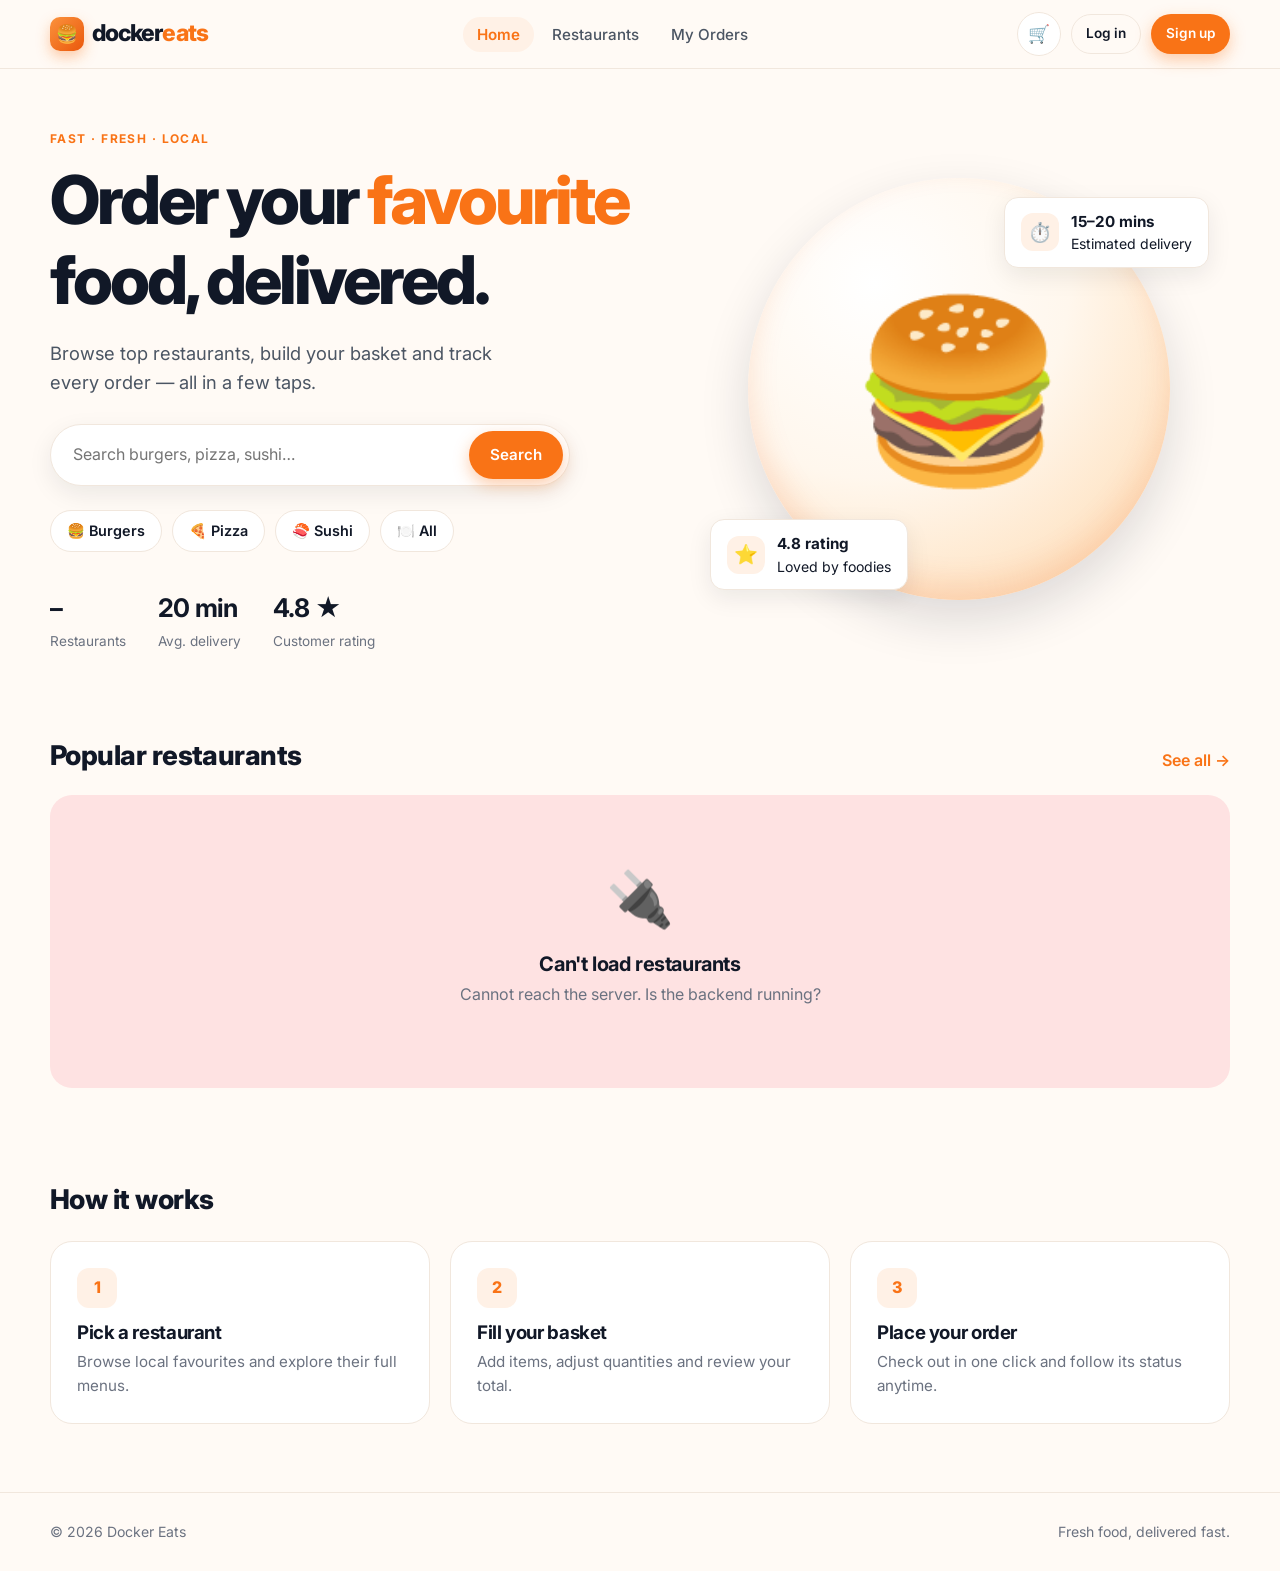
<file: frontend/index.html>
<!DOCTYPE html>
<html lang="en">
<head>
    <meta charset="UTF-8">
    <meta name="viewport" content="width=device-width, initial-scale=1.0">
    <meta name="theme-color" content="#f97316">
    <title>Order Your Favourite Food | Docker Eats</title>
    <link rel="preconnect" href="https://fonts.googleapis.com">
    <link rel="preconnect" href="https://fonts.gstatic.com" crossorigin>
    <link href="https://fonts.googleapis.com/css2?family=Inter:wght@400;500;600;700;800&display=swap" rel="stylesheet">
    <link rel="stylesheet" href="css/style.css">
</head>
<body>
<header id="site-nav"></header>
<main>
  <section class="hero container">
    <div class="hero-grid">
      <div>
        <span class="eyebrow">Fast · Fresh · Local</span>
        <h1>Order your <em>favourite</em> food, delivered.</h1>
        <p class="lead">Browse top restaurants, build your basket and track every order — all in a few taps.</p>
        <form class="search-box" id="hero-search">
          <input id="hero-q" type="search" placeholder="Search burgers, pizza, sushi…" aria-label="Search restaurants">
          <button class="btn btn-primary" type="submit">Search</button>
        </form>
        <div class="chips">
          <a class="chip" href="restaurants.html?q=burger">🍔 Burgers</a>
          <a class="chip" href="restaurants.html?q=pizza">🍕 Pizza</a>
          <a class="chip" href="restaurants.html?q=sushi">🍣 Sushi</a>
          <a class="chip" href="restaurants.html">🍽️ All</a>
        </div>
        <div class="hero-stats">
          <div><strong id="stat-restaurants">–</strong><span>Restaurants</span></div>
          <div><strong>20 min</strong><span>Avg. delivery</span></div>
          <div><strong>4.8 ★</strong><span>Customer rating</span></div>
        </div>
      </div>
      <div class="hero-visual" aria-hidden="true">
        <div class="plate">🍔</div>
        <div class="float-card a"><span class="ico">⏱️</span><div><b>15–20 mins</b>Estimated delivery</div></div>
        <div class="float-card b"><span class="ico">⭐</span><div><b>4.8 rating</b>Loved by foodies</div></div>
      </div>
    </div>
  </section>

  <section class="container section">
    <div class="section-head"><h2>Popular restaurants</h2><a class="link-arrow" href="restaurants.html">See all →</a></div>
    <div class="grid" id="featured-grid"></div>
  </section>

  <section class="container section">
    <div class="section-head"><h2>How it works</h2></div>
    <div class="steps">
      <div class="step"><div class="num">1</div><h3>Pick a restaurant</h3><p>Browse local favourites and explore their full menus.</p></div>
      <div class="step"><div class="num">2</div><h3>Fill your basket</h3><p>Add items, adjust quantities and review your total.</p></div>
      <div class="step"><div class="num">3</div><h3>Place your order</h3><p>Check out in one click and follow its status anytime.</p></div>
    </div>
  </section>
</main>
<footer id="site-footer"></footer>
<script src="js/api.js"></script>
<script src="js/common.js"></script>
<script src="js/home.js"></script>
</body>
</html>
</file>
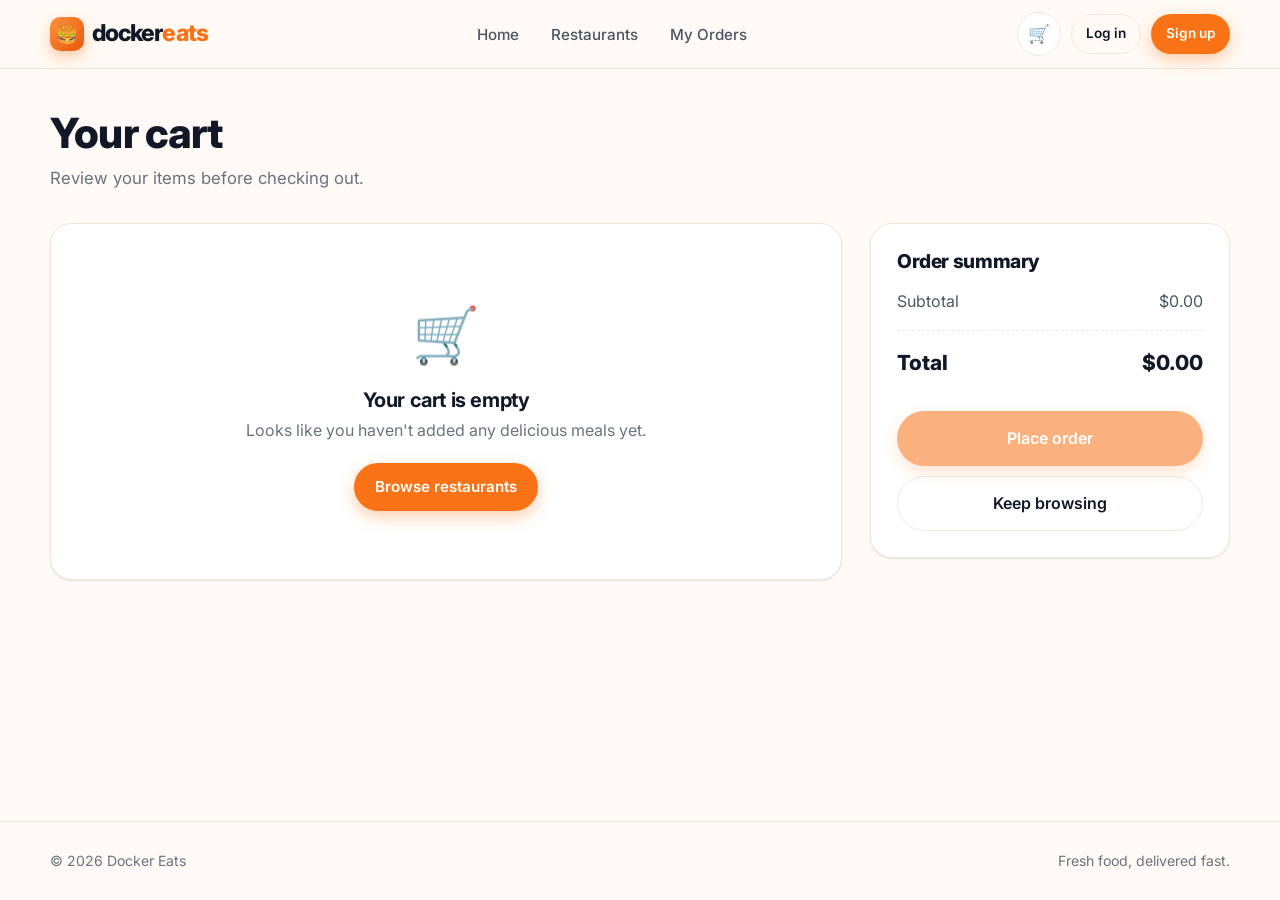
<file: frontend/cart.html>
<!DOCTYPE html>
<html lang="en">
<head>
    <meta charset="UTF-8">
    <meta name="viewport" content="width=device-width, initial-scale=1.0">
    <meta name="theme-color" content="#f97316">
    <title>Your Cart | Docker Eats</title>
    <link rel="preconnect" href="https://fonts.googleapis.com">
    <link rel="preconnect" href="https://fonts.gstatic.com" crossorigin>
    <link href="https://fonts.googleapis.com/css2?family=Inter:wght@400;500;600;700;800&display=swap" rel="stylesheet">
    <link rel="stylesheet" href="css/style.css">
</head>
<body>
<header id="site-nav"></header>
<main class="container">
  <div class="page-head"><h1>Your cart</h1><p>Review your items before checking out.</p></div>
  <div class="cart-layout">
    <section>
      <div class="card cart-list" id="cart-items-container"></div>
      <button class="btn btn-ghost btn-sm" id="clear-cart" onclick="clearCart()" style="margin-top:14px">Clear cart</button>
    </section>
    <aside class="card summary">
      <h3>Order summary</h3>
      <div class="from-restaurant" id="cart-from" style="display:none"></div>
      <div class="summary-row"><span>Subtotal</span><span id="cart-subtotal">$0.00</span></div>
      <div class="summary-row total"><span>Total</span><span id="cart-total">$0.00</span></div>
      <button id="checkout-btn" class="btn btn-primary btn-block" onclick="submitOrder()" style="margin-top:20px">Place order</button>
      <a href="restaurants.html" class="btn btn-ghost btn-block" style="margin-top:10px">Keep browsing</a>
    </aside>
  </div>
</main>
<footer id="site-footer"></footer>
<script src="js/api.js"></script>
<script src="js/common.js"></script>
<script src="js/cart.js"></script>
</body>
</html>
</file>
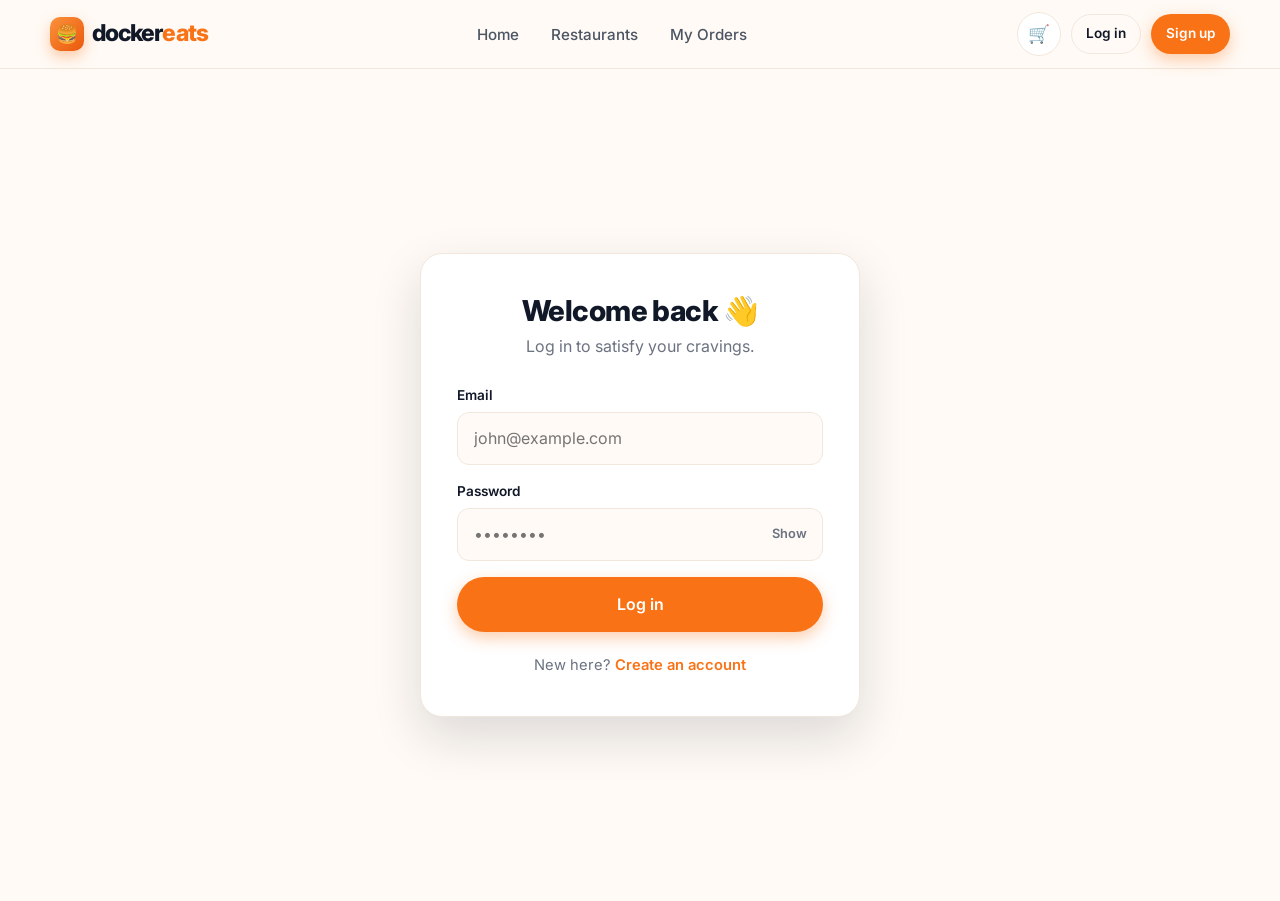
<file: frontend/login.html>
<!DOCTYPE html>
<html lang="en">
<head>
    <meta charset="UTF-8">
    <meta name="viewport" content="width=device-width, initial-scale=1.0">
    <meta name="theme-color" content="#f97316">
    <title>Log in | Docker Eats</title>
    <link rel="preconnect" href="https://fonts.googleapis.com">
    <link rel="preconnect" href="https://fonts.gstatic.com" crossorigin>
    <link href="https://fonts.googleapis.com/css2?family=Inter:wght@400;500;600;700;800&display=swap" rel="stylesheet">
    <link rel="stylesheet" href="css/style.css">
</head>
<body>
<header id="site-nav"></header>
<main class="auth-wrap">
  <div class="card auth-card">
    <h1>Welcome back 👋</h1>
    <p class="sub">Log in to satisfy your cravings.</p>
    <form id="login-form" onsubmit="handleLogin(event)">
      <div class="form-error" id="auth-message" role="alert"></div>
      <div class="form-group"><label for="email">Email</label><input type="email" id="email" class="form-control" placeholder="john@example.com" autocomplete="email" required></div>
      <div class="form-group"><label for="password">Password</label>
        <div class="pw-wrap"><input type="password" id="password" class="form-control" placeholder="••••••••" autocomplete="current-password" required>
        <button type="button" class="pw-toggle" onclick="togglePw('password', this)">Show</button></div></div>
      <button type="submit" class="btn btn-primary btn-block" id="login-btn">Log in</button>
    </form>
    <p class="auth-foot">New here? <a href="register.html">Create an account</a></p>
  </div>
</main>

<script src="js/api.js"></script>
<script src="js/common.js"></script>
<script src="js/auth.js"></script>
</body>
</html>
</file>
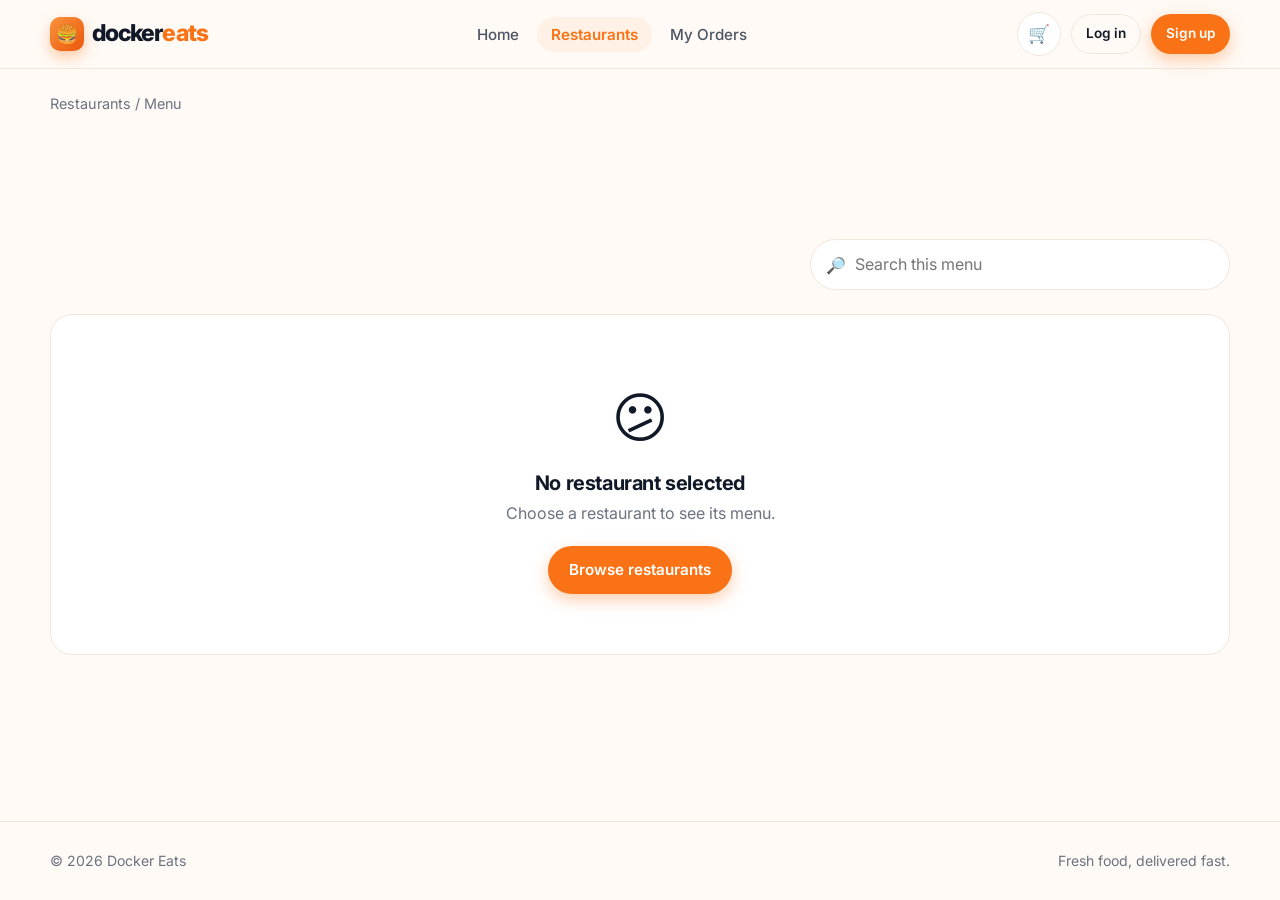
<file: frontend/menu.html>
<!DOCTYPE html>
<html lang="en">
<head>
    <meta charset="UTF-8">
    <meta name="viewport" content="width=device-width, initial-scale=1.0">
    <meta name="theme-color" content="#f97316">
    <title>Menu | Docker Eats</title>
    <link rel="preconnect" href="https://fonts.googleapis.com">
    <link rel="preconnect" href="https://fonts.gstatic.com" crossorigin>
    <link href="https://fonts.googleapis.com/css2?family=Inter:wght@400;500;600;700;800&display=swap" rel="stylesheet">
    <link rel="stylesheet" href="css/style.css">
</head>
<body>
<header id="site-nav"></header>
<main class="container">
  <div class="breadcrumb"><a href="restaurants.html">Restaurants</a> / <span id="crumb-name">Menu</span></div>
  <div class="menu-hero" id="menu-hero"></div>
  <div class="toolbar">
    <div class="filter-row" id="filters"></div>
    <label class="input-icon"><i>🔎</i><input id="menu-search" type="search" placeholder="Search this menu" aria-label="Search menu"></label>
  </div>
  <div class="menu-list" id="menu-container"></div>
</main>
<footer id="site-footer"></footer>
<script src="js/api.js"></script>
<script src="js/common.js"></script>
<script src="js/menu.js"></script>
</body>
</html>
</file>
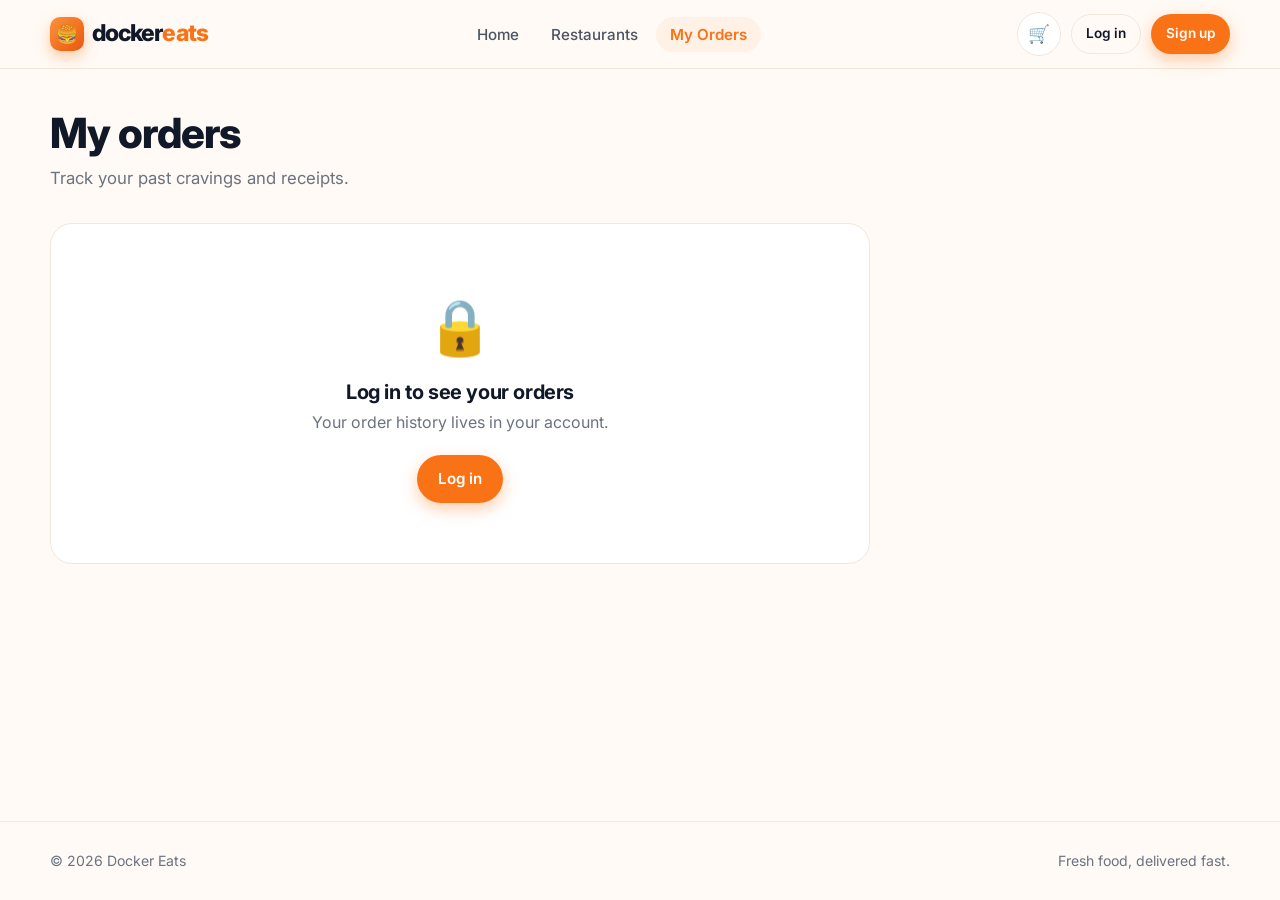
<file: frontend/orders.html>
<!DOCTYPE html>
<html lang="en">
<head>
    <meta charset="UTF-8">
    <meta name="viewport" content="width=device-width, initial-scale=1.0">
    <meta name="theme-color" content="#f97316">
    <title>My Orders | Docker Eats</title>
    <link rel="preconnect" href="https://fonts.googleapis.com">
    <link rel="preconnect" href="https://fonts.gstatic.com" crossorigin>
    <link href="https://fonts.googleapis.com/css2?family=Inter:wght@400;500;600;700;800&display=swap" rel="stylesheet">
    <link rel="stylesheet" href="css/style.css">
</head>
<body>
<header id="site-nav"></header>
<main class="container">
  <div class="page-head"><h1>My orders</h1><p>Track your past cravings and receipts.</p></div>
  <div id="orders-container" class="orders-feed"></div>
</main>
<footer id="site-footer"></footer>
<script src="js/api.js"></script>
<script src="js/common.js"></script>
<script src="js/orders.js"></script>
</body>
</html>
</file>
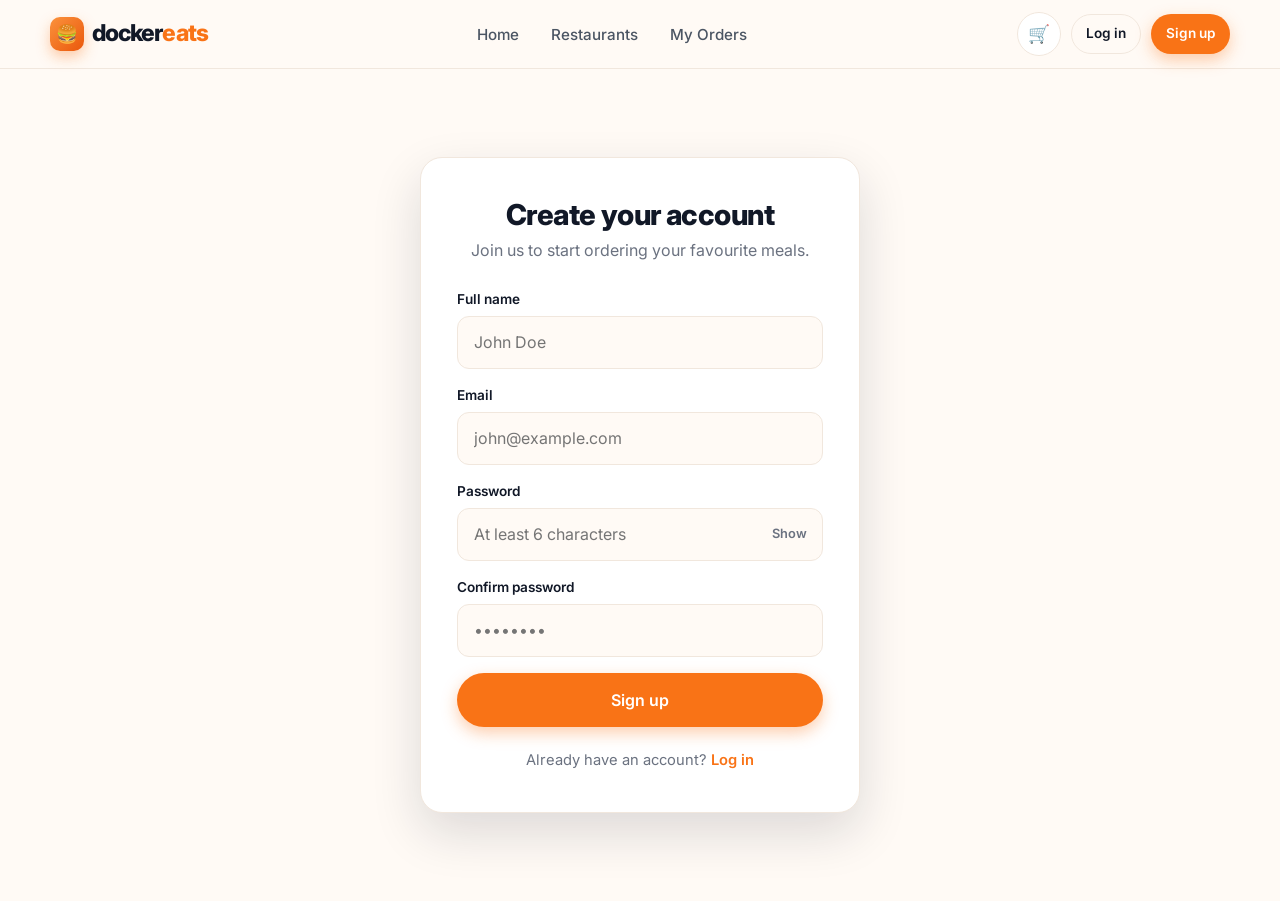
<file: frontend/register.html>
<!DOCTYPE html>
<html lang="en">
<head>
    <meta charset="UTF-8">
    <meta name="viewport" content="width=device-width, initial-scale=1.0">
    <meta name="theme-color" content="#f97316">
    <title>Sign up | Docker Eats</title>
    <link rel="preconnect" href="https://fonts.googleapis.com">
    <link rel="preconnect" href="https://fonts.gstatic.com" crossorigin>
    <link href="https://fonts.googleapis.com/css2?family=Inter:wght@400;500;600;700;800&display=swap" rel="stylesheet">
    <link rel="stylesheet" href="css/style.css">
</head>
<body>
<header id="site-nav"></header>
<main class="auth-wrap">
  <div class="card auth-card">
    <h1>Create your account</h1>
    <p class="sub">Join us to start ordering your favourite meals.</p>
    <form id="register-form" onsubmit="handleRegister(event)">
      <div class="form-error" id="auth-message" role="alert"></div>
      <div class="form-group"><label for="name">Full name</label><input type="text" id="name" class="form-control" placeholder="John Doe" autocomplete="name" required></div>
      <div class="form-group"><label for="email">Email</label><input type="email" id="email" class="form-control" placeholder="john@example.com" autocomplete="email" required></div>
      <div class="form-group"><label for="password">Password</label>
        <div class="pw-wrap"><input type="password" id="password" class="form-control" placeholder="At least 6 characters" autocomplete="new-password" required>
        <button type="button" class="pw-toggle" onclick="togglePw('password', this)">Show</button></div></div>
      <div class="form-group"><label for="confirm-password">Confirm password</label><input type="password" id="confirm-password" class="form-control" placeholder="••••••••" autocomplete="new-password" required></div>
      <button type="submit" class="btn btn-primary btn-block" id="register-btn">Sign up</button>
    </form>
    <p class="auth-foot">Already have an account? <a href="login.html">Log in</a></p>
  </div>
</main>

<script src="js/api.js"></script>
<script src="js/common.js"></script>
<script src="js/auth.js"></script>
</body>
</html>
</file>
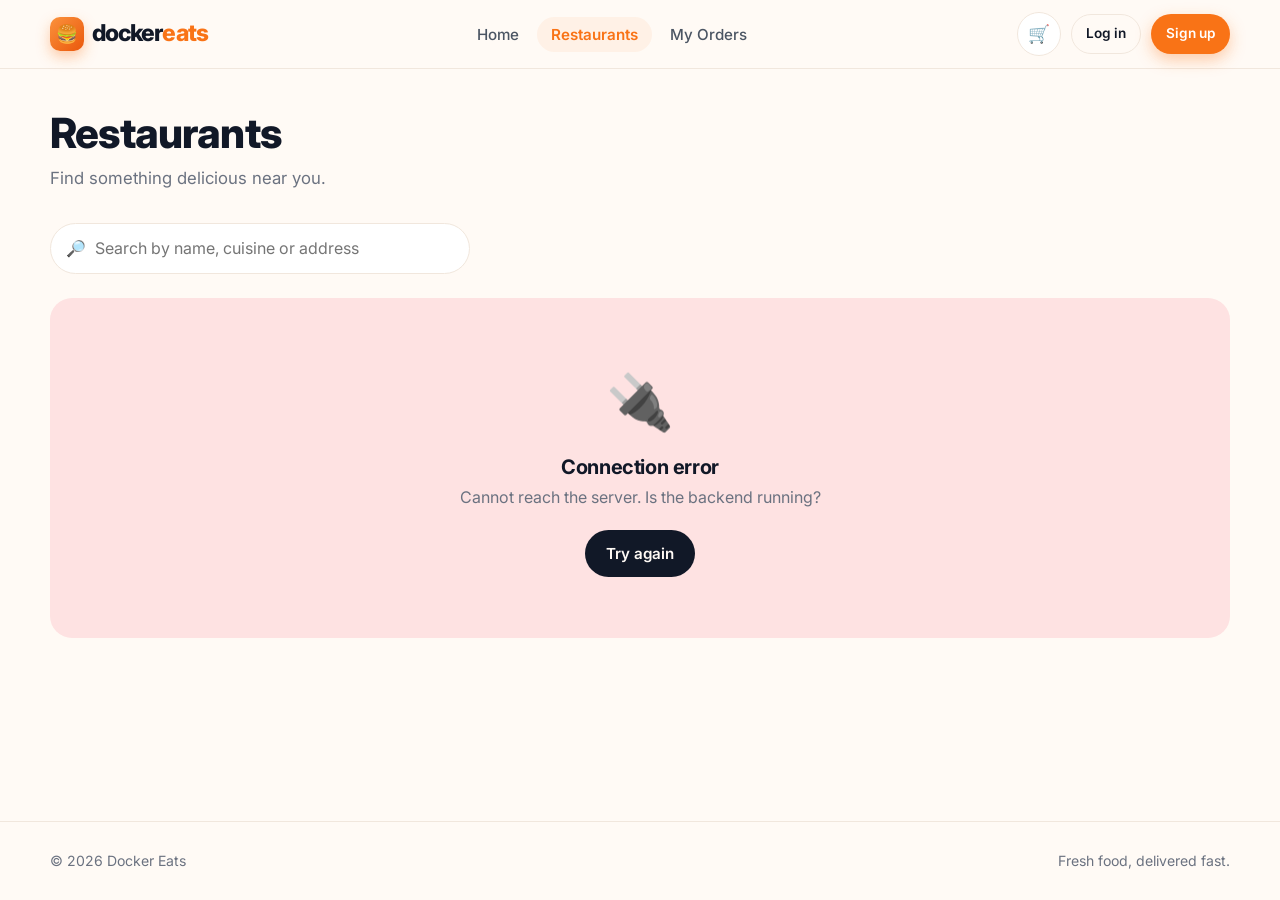
<file: frontend/restaurants.html>
<!DOCTYPE html>
<html lang="en">
<head>
    <meta charset="UTF-8">
    <meta name="viewport" content="width=device-width, initial-scale=1.0">
    <meta name="theme-color" content="#f97316">
    <title>Restaurants | Docker Eats</title>
    <link rel="preconnect" href="https://fonts.googleapis.com">
    <link rel="preconnect" href="https://fonts.gstatic.com" crossorigin>
    <link href="https://fonts.googleapis.com/css2?family=Inter:wght@400;500;600;700;800&display=swap" rel="stylesheet">
    <link rel="stylesheet" href="css/style.css">
</head>
<body>
<header id="site-nav"></header>
<main class="container">
  <div class="page-head"><h1>Restaurants</h1><p>Find something delicious near you.</p></div>
  <div class="toolbar">
    <label class="input-icon"><i>🔎</i><input id="search" type="search" placeholder="Search by name, cuisine or address" aria-label="Search restaurants"></label>
    <span id="result-count" style="color:var(--muted);font-weight:600"></span>
  </div>
  <div class="grid" id="restaurants-grid" style="padding-bottom:60px"></div>
</main>
<footer id="site-footer"></footer>
<script src="js/api.js"></script>
<script src="js/common.js"></script>
<script src="js/restaurants.js"></script>
</body>
</html>
</file>
<file: frontend/css/style.css>
/* =====================================================
   Docker Eats – Design System
   ===================================================== */
:root {
  --primary: #f97316;
  --primary-hover: #ea580c;
  --primary-soft: #fff1e6;
  --ink: #111827;
  --ink-soft: #4b5563;
  --muted: #6b7280;
  --bg: #fffaf5;
  --surface: #ffffff;
  --border: #f1e7dd;
  --success: #16a34a;
  --success-soft: #dcfce7;
  --warn: #d97706;
  --warn-soft: #fef3c7;
  --danger: #dc2626;
  --danger-soft: #fee2e2;
  --info: #2563eb;
  --info-soft: #dbeafe;
  --radius: 14px;
  --radius-lg: 22px;
  --shadow-sm: 0 1px 2px rgba(17,24,39,.06), 0 1px 3px rgba(17,24,39,.05);
  --shadow-md: 0 8px 24px rgba(17,24,39,.08);
  --shadow-lg: 0 20px 50px rgba(17,24,39,.14);
  --ease: .2s ease;
}
@media (prefers-color-scheme: dark) {
  :root {
    --ink: #f9fafb; --ink-soft: #d1d5db; --muted: #9ca3af;
    --bg: #0f1115; --surface: #181b21; --border: #272b33;
    --primary-soft: #2a1a0e;
    --success-soft: #11301e; --warn-soft: #33260c; --danger-soft: #3a1414; --info-soft: #14233f;
    --shadow-sm: 0 1px 2px rgba(0,0,0,.4);
    --shadow-md: 0 8px 24px rgba(0,0,0,.4);
    --shadow-lg: 0 20px 50px rgba(0,0,0,.5);
  }
}

*, *::before, *::after { box-sizing: border-box; }
html { scroll-behavior: smooth; }
body {
  margin: 0; font-family: 'Inter', system-ui, -apple-system, 'Segoe UI', sans-serif;
  background: var(--bg); color: var(--ink); line-height: 1.55; -webkit-font-smoothing: antialiased;
  min-height: 100vh; display: flex; flex-direction: column;
}
main { flex: 1; }
h1,h2,h3,h4 { margin: 0; line-height: 1.2; letter-spacing: -.02em; }
p { margin: 0; }
a { color: inherit; text-decoration: none; }
img { max-width: 100%; display: block; }
button { font: inherit; cursor: pointer; }
:focus-visible { outline: 3px solid color-mix(in srgb, var(--primary) 55%, transparent); outline-offset: 2px; border-radius: 6px; }

.container { width: min(1180px, 100% - 40px); margin-inline: auto; }
.section { padding: 48px 0; }
.page-head { padding: 40px 0 8px; }
.page-head h1 { font-size: clamp(1.8rem, 4vw, 2.6rem); font-weight: 800; }
.page-head p { color: var(--muted); margin-top: 6px; font-size: 1.05rem; }
.eyebrow { text-transform: uppercase; letter-spacing: .12em; font-size: .75rem; font-weight: 700; color: var(--primary); }

/* ---------- Buttons ---------- */
.btn {
  display: inline-flex; align-items: center; justify-content: center; gap: 8px;
  padding: 11px 20px; border-radius: 999px; border: 1px solid transparent;
  font-weight: 600; font-size: .95rem; transition: transform var(--ease), box-shadow var(--ease), background var(--ease), color var(--ease);
  white-space: nowrap;
}
.btn:active:not(:disabled) { transform: scale(.97); }
.btn:disabled { opacity: .55; cursor: not-allowed; }
.btn-primary { background: var(--primary); color: #fff; box-shadow: 0 6px 16px color-mix(in srgb, var(--primary) 35%, transparent); }
.btn-primary:hover:not(:disabled) { background: var(--primary-hover); transform: translateY(-2px); }
.btn-dark { background: var(--ink); color: var(--bg); }
.btn-dark:hover:not(:disabled) { transform: translateY(-2px); box-shadow: var(--shadow-md); }
.btn-ghost { background: transparent; border-color: var(--border); color: var(--ink); }
.btn-ghost:hover:not(:disabled) { background: var(--primary-soft); border-color: var(--primary); color: var(--primary); }
.btn-danger-soft { background: var(--danger-soft); color: var(--danger); }
.btn-block { width: 100%; padding: 14px; font-size: 1rem; }
.btn-sm { padding: 8px 14px; font-size: .85rem; }

/* ---------- Navbar ---------- */
.site-nav {
  position: sticky; top: 0; z-index: 100;
  background: color-mix(in srgb, var(--bg) 88%, transparent);
  backdrop-filter: saturate(160%) blur(14px);
  border-bottom: 1px solid var(--border);
}
.nav-inner { display: flex; align-items: center; justify-content: space-between; height: 68px; gap: 16px; }
.brand { font-weight: 800; font-size: 1.45rem; letter-spacing: -.04em; display: flex; align-items: center; gap: 8px; }
.brand-mark { width: 34px; height: 34px; border-radius: 10px; background: linear-gradient(135deg,#fb923c,#ea580c); display: grid; place-items: center; font-size: 1.1rem; box-shadow: 0 6px 14px rgba(249,115,22,.35); }
.brand span em { color: var(--primary); font-style: normal; }
.nav-links { display: flex; gap: 4px; list-style: none; margin: 0; padding: 0; }
.nav-links a { padding: 8px 14px; border-radius: 999px; color: var(--ink-soft); font-weight: 500; font-size: .95rem; transition: var(--ease); }
.nav-links a:hover { color: var(--primary); background: var(--primary-soft); }
.nav-links a.active { color: var(--primary); background: var(--primary-soft); font-weight: 600; }
.nav-actions { display: flex; align-items: center; gap: 10px; }
.cart-btn { position: relative; width: 44px; height: 44px; border-radius: 50%; display: grid; place-items: center; background: var(--surface); border: 1px solid var(--border); font-size: 1.1rem; transition: var(--ease); }
.cart-btn:hover { border-color: var(--primary); transform: translateY(-1px); }
.cart-badge { position: absolute; top: -5px; right: -5px; min-width: 20px; height: 20px; padding: 0 5px; border-radius: 999px; background: var(--primary); color: #fff; font-size: .7rem; font-weight: 700; display: grid; place-items: center; }
.cart-badge.bump { animation: bump .35s ease; }
@keyframes bump { 50% { transform: scale(1.35); } }
.user-chip { display: flex; align-items: center; gap: 8px; padding: 5px 12px 5px 5px; border-radius: 999px; border: 1px solid var(--border); background: var(--surface); font-size: .9rem; font-weight: 600; }
.avatar { width: 30px; height: 30px; border-radius: 50%; background: var(--primary); color: #fff; display: grid; place-items: center; font-weight: 700; font-size: .85rem; }
.menu-toggle { display: none; width: 44px; height: 44px; border-radius: 12px; background: var(--surface); border: 1px solid var(--border); font-size: 1.2rem; color: var(--ink); }

@media (max-width: 820px) {
  .menu-toggle { display: grid; place-items: center; }
  .nav-links { position: absolute; top: 68px; left: 0; right: 0; flex-direction: column; background: var(--surface); padding: 12px 20px 18px; border-bottom: 1px solid var(--border); box-shadow: var(--shadow-md); display: none; }
  .nav-links.open { display: flex; }
  .nav-links a { display: block; padding: 12px 14px; }
  .user-chip .name { display: none; }
  .user-chip { padding: 5px; }
}

/* ---------- Hero ---------- */
.hero { padding: 56px 0 40px; }
.hero-grid { display: grid; grid-template-columns: 1.05fr .95fr; gap: 40px; align-items: center; }
.hero h1 { font-size: clamp(2.4rem, 6vw, 4.2rem); font-weight: 800; letter-spacing: -.045em; margin: 10px 0 18px; }
.hero h1 em { font-style: normal; color: var(--primary); }
.hero p.lead { color: var(--ink-soft); font-size: 1.15rem; max-width: 480px; }
.search-box { display: flex; gap: 8px; margin-top: 28px; max-width: 520px; background: var(--surface); border: 1px solid var(--border); border-radius: 999px; padding: 6px; box-shadow: var(--shadow-md); }
.search-box input { flex: 1; border: 0; background: transparent; padding: 10px 16px; font: inherit; color: var(--ink); min-width: 0; }
.search-box input:focus { outline: none; }
.chips { display: flex; flex-wrap: wrap; gap: 10px; margin-top: 24px; }
.chip { display: inline-flex; align-items: center; gap: 8px; padding: 9px 16px; border-radius: 999px; background: var(--surface); border: 1px solid var(--border); font-weight: 600; font-size: .9rem; transition: var(--ease); }
.chip:hover, .chip.active { background: var(--primary); border-color: var(--primary); color: #fff; transform: translateY(-2px); }
.hero-stats { display: flex; gap: 32px; margin-top: 36px; }
.hero-stats strong { font-size: 1.6rem; display: block; letter-spacing: -.03em; }
.hero-stats span { color: var(--muted); font-size: .85rem; }
.hero-visual { position: relative; aspect-ratio: 1; max-width: 480px; margin-inline: auto; width: 100%; }
.plate { position: absolute; inset: 6%; border-radius: 50%; background: radial-gradient(circle at 30% 25%, #fff 0, #fff7ed 45%, #fed7aa 100%); box-shadow: var(--shadow-lg), inset 0 -14px 30px rgba(234,88,12,.15); display: grid; place-items: center; font-size: clamp(6rem, 18vw, 11rem); animation: float 6s ease-in-out infinite; }
@keyframes float { 50% { transform: translateY(-12px) rotate(2deg); } }
.float-card { position: absolute; background: var(--surface); border: 1px solid var(--border); border-radius: var(--radius); padding: 12px 16px; box-shadow: var(--shadow-md); display: flex; align-items: center; gap: 12px; font-size: .88rem; }
.float-card b { display: block; font-size: .95rem; }
.float-card .ico { width: 38px; height: 38px; border-radius: 12px; display: grid; place-items: center; background: var(--primary-soft); font-size: 1.2rem; }
.float-card.a { top: 10%; right: -2%; }
.float-card.b { bottom: 8%; left: -2%; }
@media (max-width: 900px) { .hero-grid { grid-template-columns: 1fr; text-align: center; } .hero p.lead, .search-box { margin-inline: auto; } .chips, .hero-stats { justify-content: center; } .hero-visual { max-width: 340px; } }
@media (prefers-reduced-motion: reduce) { .plate { animation: none; } * { transition: none !important; } }

.steps { display: grid; grid-template-columns: repeat(3, 1fr); gap: 20px; margin-top: 24px; }
.step { background: var(--surface); border: 1px solid var(--border); border-radius: var(--radius-lg); padding: 26px; }
.step .num { width: 40px; height: 40px; border-radius: 12px; background: var(--primary-soft); color: var(--primary); display: grid; place-items: center; font-weight: 800; margin-bottom: 14px; }
.step p { color: var(--muted); margin-top: 6px; font-size: .95rem; }
@media (max-width: 720px) { .steps { grid-template-columns: 1fr; } }
.section-head { display: flex; align-items: end; justify-content: space-between; gap: 12px; margin-bottom: 22px; }
.section-head h2 { font-size: 1.7rem; font-weight: 800; }
.link-arrow { color: var(--primary); font-weight: 600; }
.link-arrow:hover { text-decoration: underline; }

/* ---------- Cards / grids ---------- */
.grid { display: grid; grid-template-columns: repeat(auto-fill, minmax(290px, 1fr)); gap: 24px; }
.card { background: var(--surface); border: 1px solid var(--border); border-radius: var(--radius-lg); box-shadow: var(--shadow-sm); overflow: hidden; transition: transform var(--ease), box-shadow var(--ease); }
.card.hover:hover { transform: translateY(-5px); box-shadow: var(--shadow-md); }
.r-cover { height: 140px; display: grid; place-items: center; font-size: 4rem; position: relative; }
.r-cover .tag { position: absolute; left: 14px; top: 14px; background: rgba(255,255,255,.92); color: #111827; font-size: .72rem; font-weight: 700; padding: 4px 10px; border-radius: 999px; }
.r-body { padding: 20px; display: flex; flex-direction: column; gap: 8px; }
.r-body h3 { font-size: 1.2rem; font-weight: 700; }
.r-body .desc { color: var(--muted); font-size: .92rem; min-height: 2.8em; }
.r-meta { display: flex; align-items: center; gap: 6px; color: var(--ink-soft); font-size: .85rem; margin: 6px 0 10px; }

/* ---------- Toolbar / filters ---------- */
.toolbar { display: flex; flex-wrap: wrap; gap: 14px; align-items: center; justify-content: space-between; margin: 24px 0; }
.input-icon { position: relative; flex: 1; min-width: 220px; max-width: 420px; }
.input-icon i { position: absolute; left: 16px; top: 50%; transform: translateY(-50%); color: var(--muted); font-style: normal; }
.input-icon input { width: 100%; padding: 12px 16px 12px 44px; border-radius: 999px; border: 1px solid var(--border); background: var(--surface); color: var(--ink); font: inherit; }
.input-icon input:focus { outline: none; border-color: var(--primary); box-shadow: 0 0 0 4px color-mix(in srgb, var(--primary) 18%, transparent); }
.filter-row { display: flex; gap: 8px; flex-wrap: wrap; }
.filter-row button.chip { cursor: pointer; }

/* ---------- Menu ---------- */
.menu-hero { padding: 36px; border-radius: var(--radius-lg); display: flex; align-items: center; gap: 24px; margin-top: 28px; color: #111827; }
.menu-hero .emoji { font-size: 4.5rem; line-height: 1; }
.menu-hero h1 { font-size: clamp(1.6rem, 4vw, 2.4rem); font-weight: 800; }
.menu-hero p { opacity: .8; margin-top: 4px; }
.breadcrumb { color: var(--muted); font-size: .9rem; margin-top: 24px; }
.breadcrumb a:hover { color: var(--primary); }
.menu-list { display: grid; grid-template-columns: repeat(auto-fill, minmax(380px, 1fr)); gap: 16px; padding-bottom: 60px; }
@media (max-width: 480px) { .menu-list { grid-template-columns: 1fr; } }
.menu-item { display: flex; align-items: center; gap: 16px; padding: 16px; background: var(--surface); border: 1px solid var(--border); border-radius: var(--radius); transition: var(--ease); }
.menu-item:hover { box-shadow: var(--shadow-md); border-color: color-mix(in srgb, var(--primary) 40%, var(--border)); }
.menu-item .thumb { width: 72px; height: 72px; border-radius: 16px; background: var(--primary-soft); display: grid; place-items: center; font-size: 2.2rem; flex-shrink: 0; }
.menu-item .info { flex: 1; min-width: 0; }
.menu-item h4 { font-size: 1.02rem; font-weight: 700; }
.badge { display: inline-block; font-size: .72rem; font-weight: 600; padding: 3px 10px; border-radius: 999px; background: var(--bg); color: var(--muted); border: 1px solid var(--border); margin-top: 6px; }
.price { font-weight: 800; font-size: 1.05rem; }
.menu-item .buy { display: flex; flex-direction: column; align-items: flex-end; gap: 8px; }

.stepper { display: inline-flex; align-items: center; gap: 2px; background: var(--primary-soft); border-radius: 999px; padding: 3px; }
.stepper button { width: 30px; height: 30px; border-radius: 50%; border: 0; background: var(--surface); color: var(--primary); font-weight: 800; font-size: 1.05rem; line-height: 1; box-shadow: var(--shadow-sm); transition: var(--ease); }
.stepper button:hover { background: var(--primary); color: #fff; }
.stepper span { min-width: 28px; text-align: center; font-weight: 700; font-size: .95rem; }

/* ---------- Cart ---------- */
.cart-layout { display: grid; grid-template-columns: 1fr 360px; gap: 28px; align-items: start; padding-bottom: 60px; margin-top: 24px; }
@media (max-width: 900px) { .cart-layout { grid-template-columns: 1fr; } }
.cart-list { padding: 8px 24px; }
.cart-row { display: flex; align-items: center; gap: 16px; padding: 18px 0; border-bottom: 1px solid var(--border); }
.cart-row:last-child { border-bottom: 0; }
.cart-row .thumb { width: 60px; height: 60px; border-radius: 14px; background: var(--primary-soft); display: grid; place-items: center; font-size: 1.9rem; }
.cart-row .info { flex: 1; min-width: 0; }
.cart-row .info h4 { font-size: 1rem; font-weight: 700; }
.cart-row .info small { color: var(--muted); }
.cart-row .line { font-weight: 700; min-width: 70px; text-align: right; }
.icon-btn { width: 34px; height: 34px; border-radius: 50%; border: 0; background: transparent; color: var(--muted); transition: var(--ease); }
.icon-btn:hover { background: var(--danger-soft); color: var(--danger); }
.summary { padding: 26px; position: sticky; top: 90px; }
.summary h3 { font-size: 1.2rem; font-weight: 800; margin-bottom: 16px; }
.summary-row { display: flex; justify-content: space-between; color: var(--ink-soft); margin-bottom: 12px; }
.summary-row.total { border-top: 1px dashed var(--border); padding-top: 16px; margin-top: 16px; color: var(--ink); font-weight: 800; font-size: 1.3rem; }
.from-restaurant { background: var(--primary-soft); border-radius: var(--radius); padding: 12px 14px; margin-bottom: 18px; font-size: .9rem; }

/* ---------- Orders ---------- */
.orders-feed { display: grid; gap: 20px; padding: 24px 0 60px; max-width: 820px; }
.order-head, .order-foot { display: flex; align-items: center; justify-content: space-between; gap: 12px; padding: 16px 22px; background: var(--bg); }
.order-head { border-bottom: 1px solid var(--border); }
.order-foot { border-top: 1px solid var(--border); }
.order-head small { display: block; color: var(--muted); font-size: .78rem; font-weight: 600; text-transform: uppercase; letter-spacing: .06em; }
.order-body { padding: 8px 22px; }
.order-line { display: flex; justify-content: space-between; padding: 12px 0; border-bottom: 1px dashed var(--border); }
.order-line:last-child { border-bottom: 0; }
.order-line .qty { color: var(--primary); font-weight: 700; margin-right: 6px; }
.status { padding: 5px 12px; border-radius: 999px; font-size: .78rem; font-weight: 700; text-transform: capitalize; }
.status.pending { background: var(--info-soft); color: var(--info); }
.status.processing { background: var(--warn-soft); color: var(--warn); }
.status.completed, .status.delivered { background: var(--success-soft); color: var(--success); }
.status.cancelled { background: var(--danger-soft); color: var(--danger); }

/* ---------- Auth ---------- */
.auth-wrap { min-height: calc(100vh - 68px); display: grid; place-items: center; padding: 32px 20px; }
.auth-card { width: 100%; max-width: 440px; padding: 40px 36px; box-shadow: var(--shadow-lg); }
.auth-card h1 { font-size: 1.8rem; font-weight: 800; text-align: center; }
.auth-card .sub { text-align: center; color: var(--muted); margin: 6px 0 26px; }
.form-group { margin-bottom: 16px; }
.form-group label { display: block; font-size: .85rem; font-weight: 600; margin-bottom: 6px; }
.form-control { width: 100%; padding: 13px 16px; border-radius: 12px; border: 1px solid var(--border); background: var(--bg); color: var(--ink); font: inherit; transition: var(--ease); }
.form-control:focus { outline: none; border-color: var(--primary); background: var(--surface); box-shadow: 0 0 0 4px color-mix(in srgb, var(--primary) 18%, transparent); }
.pw-wrap { position: relative; }
.pw-wrap .form-control { padding-right: 56px; }
.pw-toggle { position: absolute; right: 8px; top: 50%; transform: translateY(-50%); border: 0; background: none; color: var(--muted); font-size: .8rem; font-weight: 600; padding: 6px 8px; }
.form-error { background: var(--danger-soft); color: var(--danger); border-radius: 10px; padding: 10px 14px; font-size: .88rem; margin-bottom: 16px; display: none; }
.form-error.show { display: block; }
.auth-foot { text-align: center; margin-top: 22px; color: var(--muted); font-size: .92rem; }
.auth-foot a { color: var(--primary); font-weight: 600; }

/* ---------- States ---------- */
.state { text-align: center; padding: 60px 20px; background: var(--surface); border: 1px solid var(--border); border-radius: var(--radius-lg); grid-column: 1 / -1; }
.state .emoji { font-size: 3.4rem; margin-bottom: 12px; }
.state h3 { font-size: 1.25rem; margin-bottom: 6px; }
.state p { color: var(--muted); margin-bottom: 20px; }
.state.error { background: var(--danger-soft); border-color: transparent; }
.skeleton { border-radius: var(--radius-lg); height: 270px; background: linear-gradient(90deg, var(--border) 25%, color-mix(in srgb, var(--border) 50%, var(--surface)) 50%, var(--border) 75%); background-size: 200% 100%; animation: shimmer 1.3s infinite; }
@keyframes shimmer { to { background-position: -200% 0; } }

/* ---------- Toasts ---------- */
.toast-container { position: fixed; right: 20px; bottom: 20px; z-index: 1000; display: flex; flex-direction: column; gap: 10px; pointer-events: none; }
.toast { pointer-events: auto; display: flex; align-items: center; gap: 10px; min-width: 240px; max-width: 360px; padding: 14px 18px; background: var(--ink); color: var(--bg); border-radius: 14px; box-shadow: var(--shadow-lg); font-size: .92rem; font-weight: 500; transform: translateY(16px); opacity: 0; transition: transform .3s ease, opacity .3s ease; border-left: 4px solid var(--info); }
.toast.show { transform: none; opacity: 1; }
.toast-success { border-left-color: #22c55e; }
.toast-error { border-left-color: #ef4444; }
@media (max-width: 480px) { .toast-container { left: 16px; right: 16px; } .toast { max-width: none; } }

/* ---------- Footer ---------- */
.site-footer { border-top: 1px solid var(--border); padding: 28px 0; color: var(--muted); font-size: .88rem; margin-top: 20px; }
.site-footer .container { display: flex; justify-content: space-between; flex-wrap: wrap; gap: 8px; }

/* ---------- Modal ---------- */
.modal-back { position: fixed; inset: 0; background: rgba(0,0,0,.5); display: grid; place-items: center; z-index: 500; padding: 20px; backdrop-filter: blur(3px); }
.modal { max-width: 420px; width: 100%; padding: 28px; box-shadow: var(--shadow-lg); }
.modal h3 { font-size: 1.2rem; margin-bottom: 8px; }
.modal p { color: var(--muted); margin-bottom: 22px; }
.modal .actions { display: flex; gap: 10px; justify-content: flex-end; }
</file>
